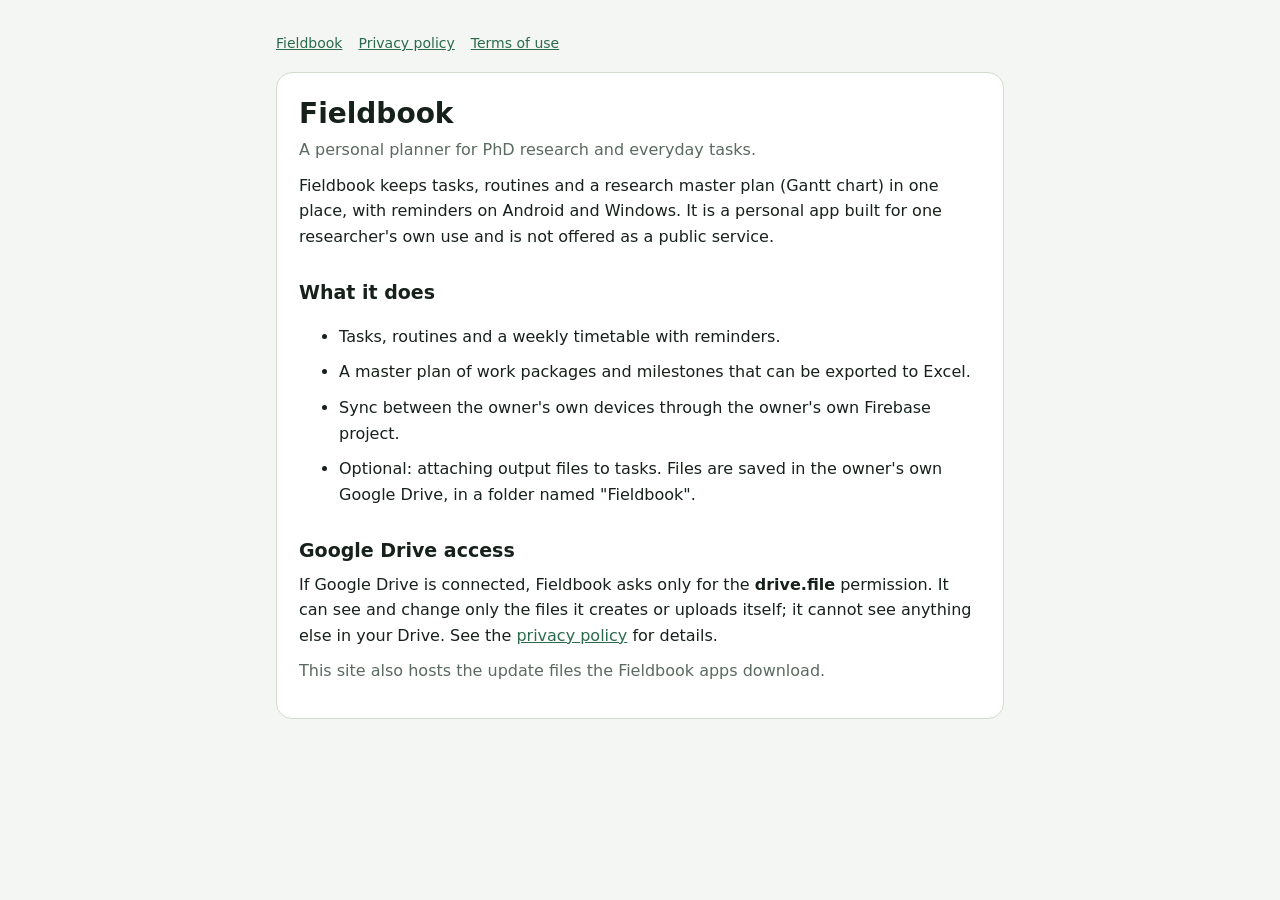
<file: index.html>
<!doctype html>
<html lang="en"><head><meta charset="utf-8"><meta name="viewport" content="width=device-width,initial-scale=1">
<title>Fieldbook</title><link rel="stylesheet" href="style.css"></head>
<body><main>
<nav><a href="./">Fieldbook</a><a href="privacy.html">Privacy policy</a><a href="terms.html">Terms of use</a></nav>
<div class="card">
<h1>Fieldbook</h1>
<p class="muted">A personal planner for PhD research and everyday tasks.</p>
<p>Fieldbook keeps tasks, routines and a research master plan (Gantt chart) in one place, with reminders on Android and Windows. It is a personal app built for one researcher's own use and is not offered as a public service.</p>
<h2>What it does</h2>
<ul>
<li>Tasks, routines and a weekly timetable with reminders.</li>
<li>A master plan of work packages and milestones that can be exported to Excel.</li>
<li>Sync between the owner's own devices through the owner's own Firebase project.</li>
<li>Optional: attaching output files to tasks. Files are saved in the owner's own Google Drive, in a folder named "Fieldbook".</li>
</ul>
<h2>Google Drive access</h2>
<p>If Google Drive is connected, Fieldbook asks only for the <b>drive.file</b> permission. It can see and change only the files it creates or uploads itself; it cannot see anything else in your Drive. See the <a href="privacy.html">privacy policy</a> for details.</p>
<p class="muted">This site also hosts the update files the Fieldbook apps download.</p>
</div></main></body></html>
</file>
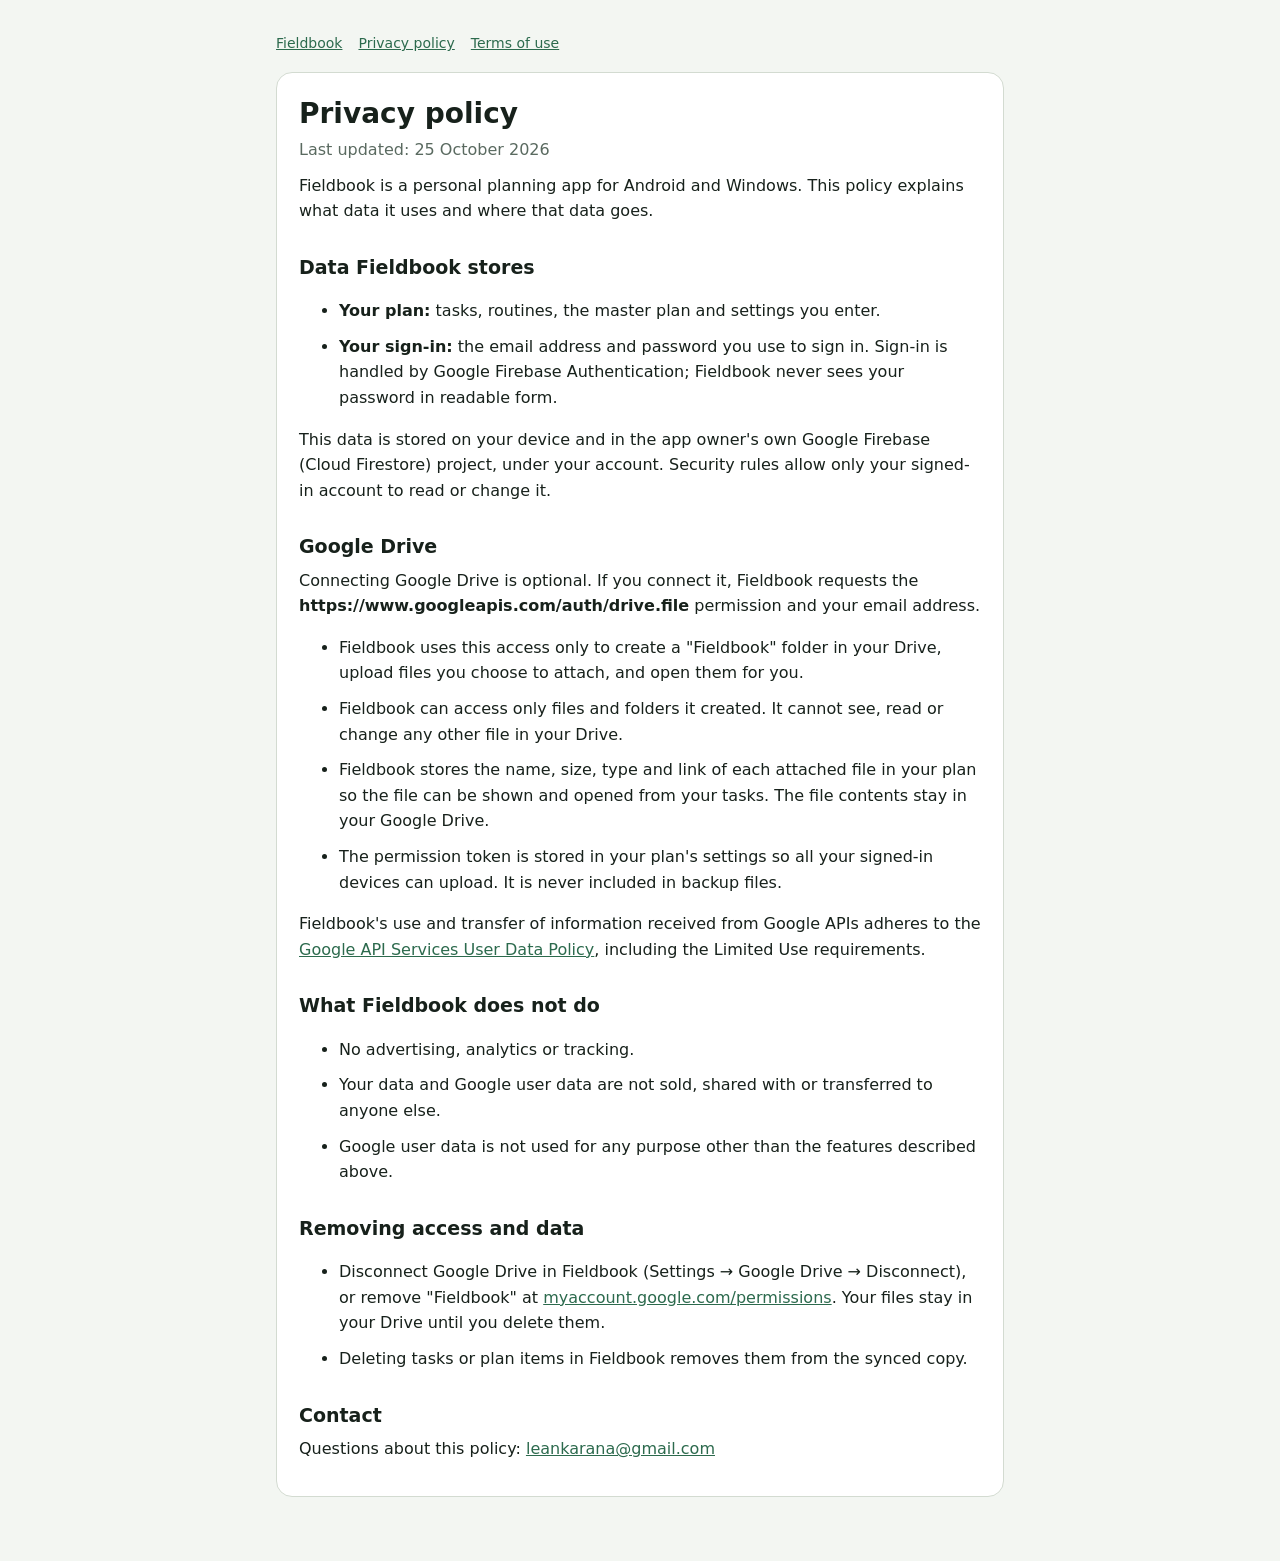
<file: privacy.html>
<!doctype html>
<html lang="en"><head><meta charset="utf-8"><meta name="viewport" content="width=device-width,initial-scale=1">
<title>Fieldbook privacy policy</title><link rel="stylesheet" href="style.css"></head>
<body><main>
<nav><a href="./">Fieldbook</a><a href="privacy.html">Privacy policy</a><a href="terms.html">Terms of use</a></nav>
<div class="card">
<h1>Privacy policy</h1>
<p class="muted">Last updated: 25 October 2026</p>
<p>Fieldbook is a personal planning app for Android and Windows. This policy explains what data it uses and where that data goes.</p>
<h2>Data Fieldbook stores</h2>
<ul>
<li><b>Your plan:</b> tasks, routines, the master plan and settings you enter.</li>
<li><b>Your sign-in:</b> the email address and password you use to sign in. Sign-in is handled by Google Firebase Authentication; Fieldbook never sees your password in readable form.</li>
</ul>
<p>This data is stored on your device and in the app owner's own Google Firebase (Cloud Firestore) project, under your account. Security rules allow only your signed-in account to read or change it.</p>
<h2>Google Drive</h2>
<p>Connecting Google Drive is optional. If you connect it, Fieldbook requests the <b>https://www.googleapis.com/auth/drive.file</b> permission and your email address.</p>
<ul>
<li>Fieldbook uses this access only to create a "Fieldbook" folder in your Drive, upload files you choose to attach, and open them for you.</li>
<li>Fieldbook can access only files and folders it created. It cannot see, read or change any other file in your Drive.</li>
<li>Fieldbook stores the name, size, type and link of each attached file in your plan so the file can be shown and opened from your tasks. The file contents stay in your Google Drive.</li>
<li>The permission token is stored in your plan's settings so all your signed-in devices can upload. It is never included in backup files.</li>
</ul>
<p>Fieldbook's use and transfer of information received from Google APIs adheres to the <a href="https://developers.google.com/terms/api-services-user-data-policy">Google API Services User Data Policy</a>, including the Limited Use requirements.</p>
<h2>What Fieldbook does not do</h2>
<ul>
<li>No advertising, analytics or tracking.</li>
<li>Your data and Google user data are not sold, shared with or transferred to anyone else.</li>
<li>Google user data is not used for any purpose other than the features described above.</li>
</ul>
<h2>Removing access and data</h2>
<ul>
<li>Disconnect Google Drive in Fieldbook (Settings → Google Drive → Disconnect), or remove "Fieldbook" at <a href="https://myaccount.google.com/permissions">myaccount.google.com/permissions</a>. Your files stay in your Drive until you delete them.</li>
<li>Deleting tasks or plan items in Fieldbook removes them from the synced copy.</li>
</ul>
<h2>Contact</h2>
<p>Questions about this policy: <a href="mailto:leankarana@gmail.com">leankarana@gmail.com</a></p>
</div></main></body></html>
</file>
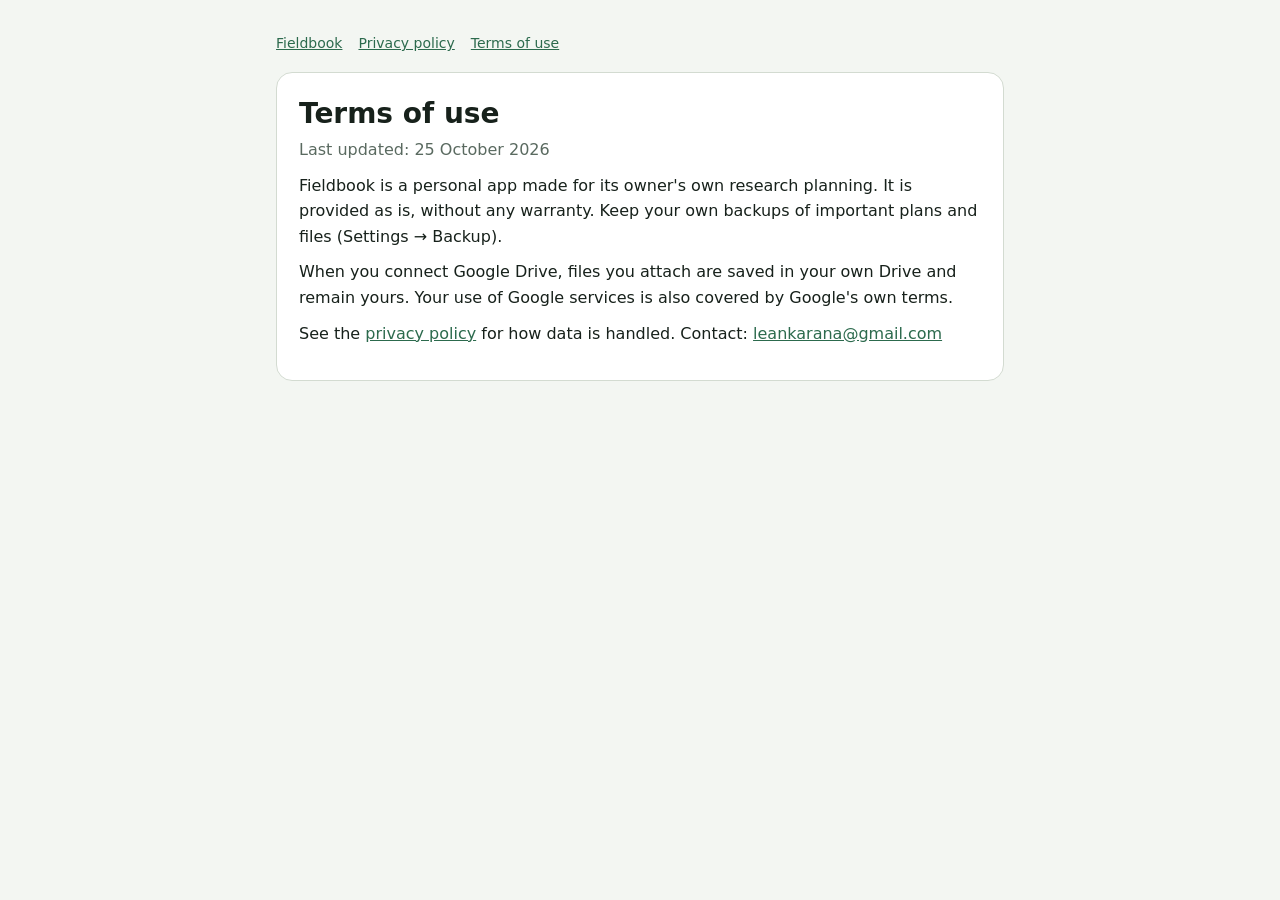
<file: terms.html>
<!doctype html>
<html lang="en"><head><meta charset="utf-8"><meta name="viewport" content="width=device-width,initial-scale=1">
<title>Fieldbook terms of use</title><link rel="stylesheet" href="style.css"></head>
<body><main>
<nav><a href="./">Fieldbook</a><a href="privacy.html">Privacy policy</a><a href="terms.html">Terms of use</a></nav>
<div class="card">
<h1>Terms of use</h1>
<p class="muted">Last updated: 25 October 2026</p>
<p>Fieldbook is a personal app made for its owner's own research planning. It is provided as is, without any warranty. Keep your own backups of important plans and files (Settings → Backup).</p>
<p>When you connect Google Drive, files you attach are saved in your own Drive and remain yours. Your use of Google services is also covered by Google's own terms.</p>
<p>See the <a href="privacy.html">privacy policy</a> for how data is handled. Contact: <a href="mailto:leankarana@gmail.com">leankarana@gmail.com</a></p>
</div></main></body></html>
</file>
<file: style.css>
:root{--bg:#f3f6f2;--card:#fff;--ink:#17211b;--muted:#5a6a60;--accent:#2c6a4d;--line:#d3dbd1}
@media (prefers-color-scheme:dark){:root{--bg:#101612;--card:#17201a;--ink:#e3ebe5;--muted:#92a398;--accent:#72c196;--line:#2a352e}}
*{box-sizing:border-box}
body{margin:0;background:var(--bg);color:var(--ink);font:16px/1.6 system-ui,-apple-system,"Segoe UI",Roboto,sans-serif}
main{max-width:760px;margin:0 auto;padding:32px 16px 64px}
.card{background:var(--card);border:1px solid var(--line);border-radius:16px;padding:24px 22px}
h1{font-size:28px;line-height:1.2;margin:0 0 6px}h2{font-size:19px;margin:28px 0 6px}
p,li{margin:0 0 10px}.muted{color:var(--muted)}a{color:var(--accent)}
nav{display:flex;gap:16px;flex-wrap:wrap;margin:0 0 18px;font-size:14px}
</file>
